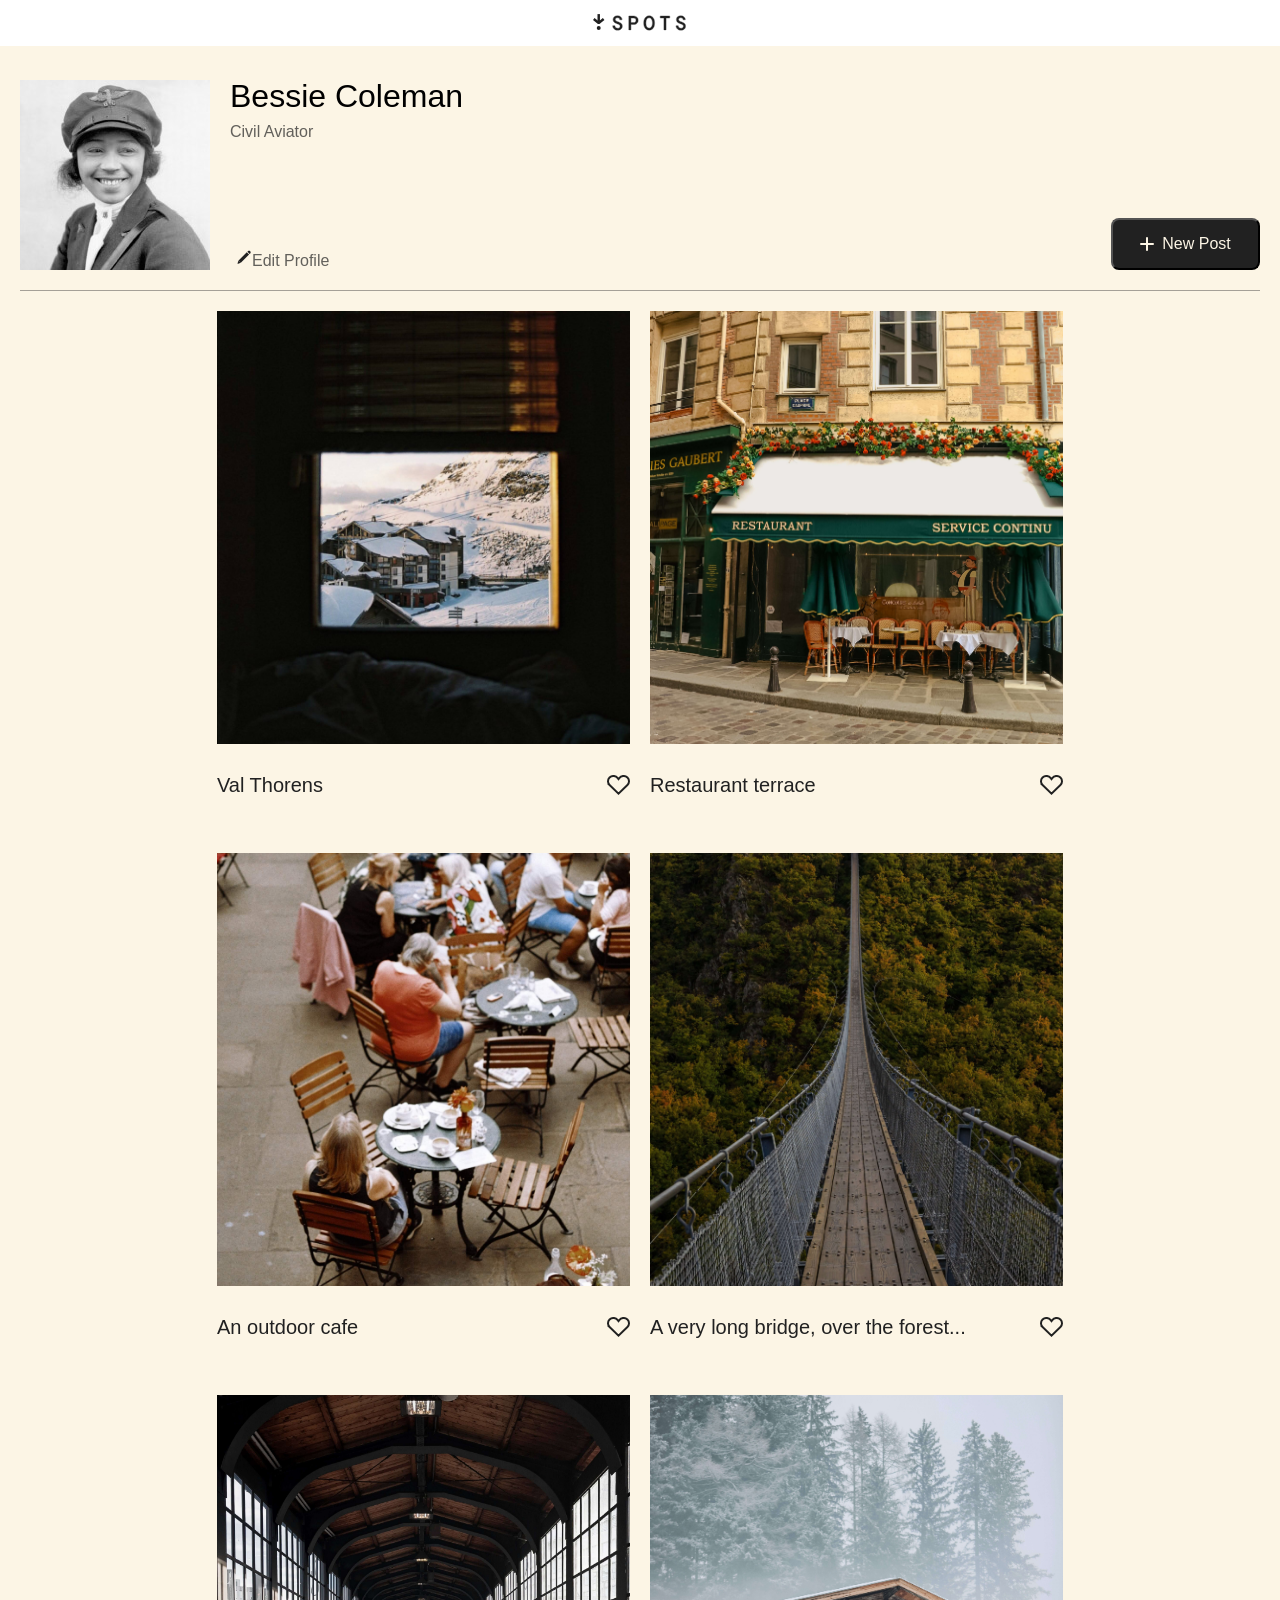
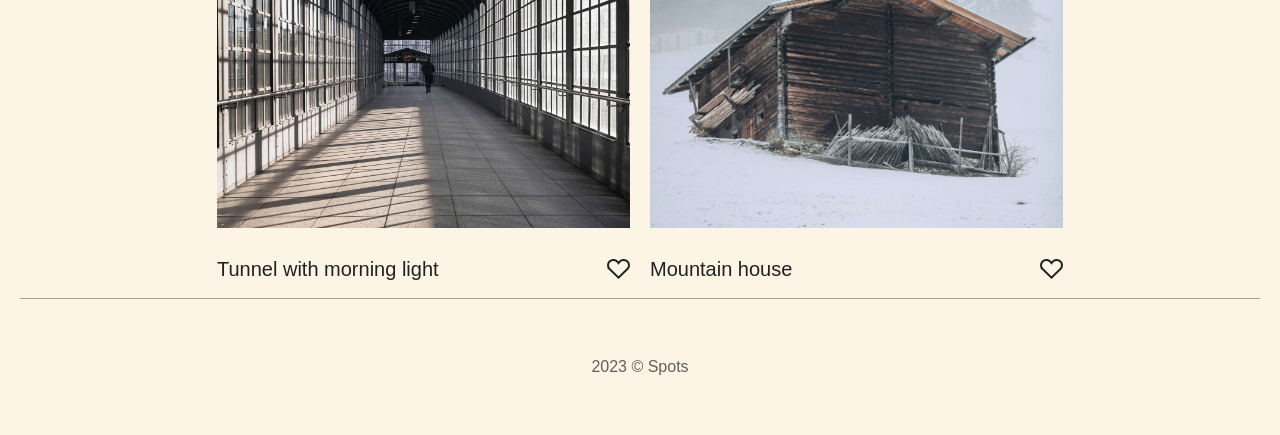
<file: index.html>
<!DOCTYPE html>
<html lang="en">
  <head>
    <meta charset="UTF-8" />
    <meta name="viewport" content="width=device-width, initial-scale=1.0" />
    <meta name="description" content="This is my spots project." />
    <meta name="author" content="Jessica Roop" />
    <meta name="keywords" content="HTML, css, spots" />
    <link rel="stylesheet" href="./pages/index.css" />
    <link rel="shortcut icon" href="favicon.ico" type="image/x-icon" />
    <title>Spots</title>
  </head>
  <body>
    <div class="page">
      <header class="header">
        <img src="./images/logo.svg" alt="Spot Logo" class="header__logo" />
      </header>
      <main class="content">
        <section class="profile page__section">
          <img
            src="./images/avatar.jpg"
            alt="Bessie Coleman"
            class="profile__avatar"
          />
          <div class="profile__column">
            <h1 class="profile__name">Bessie Coleman</h1>
            <p class="profile__description">Civil Aviator</p>
            <button type="button" class="profile__edit-button">
              <img src="./images/pencil.svg" alt="Pencil icon" />Edit Profile
            </button>
          </div>
          <button type="button" class="profile__add-button">
            <img src="./images/plus.svg" alt="Plus icon" />New Post
          </button>
        </section>
        <section class="cards page__section">
          <ul class="cards__list">
            <li class="card">
              <img
                src="./images/1-photo-by-moritz-feldmann-from-pexels.jpg"
                alt="Val Thorens"
                class="card__image"
              />
              <div class="card__content">
                <h2 class="card__title">Val Thorens</h2>
                <button type="button" class="card__like-button"></button>
              </div>
            </li>
            <li class="card">
              <img
                src="./images/2-photo-by-ceiline-from-pexels.jpg"
                alt="Restaurant terrace"
                class="card__image"
              />
              <div class="card__content">
                <h2 class="card__title">Restaurant terrace</h2>
                <button type="button" class="card__like-button"></button>
              </div>
            </li>
            <li class="card">
              <img
                src="./images/3-photo-by-tubanur-dogan-from-pexels.jpg"
                alt="An outdoor cafe"
                class="card__image"
              />
              <div class="card__content">
                <h2 class="card__title">An outdoor cafe</h2>
                <button type="button" class="card__like-button"></button>
              </div>
            </li>
            <li class="card">
              <img
                src="./images/4-photo-by-maurice-laschet-from-pexels.jpg"
                alt="A very long bridge, over the forest"
                class="card__image"
              />
              <div class="card__content">
                <h2 class="card__title">
                  A very long bridge, over the forest...
                </h2>
                <button type="button" class="card__like-button"></button>
              </div>
            </li>
            <li class="card">
              <img
                src="./images/5-photo-by-van-anh-nguyen-from-pexels.jpg"
                alt="Tunnel with morning light"
                class="card__image"
              />
              <div class="card__content">
                <h2 class="card__title">Tunnel with morning light</h2>
                <button type="button" class="card__like-button"></button>
              </div>
            </li>
            <li class="card">
              <img
                src="./images/6-photo-by-moritz-feldmann-from-pexels.jpg"
                alt="Mountain house"
                class="card__image"
              />
              <div class="card__content">
                <h2 class="card__title">Mountain house</h2>
                <button type="button" class="card__like-button"></button>
              </div>
            </li>
          </ul>
        </section>
      </main>
      <footer class="footer">
        <p class="footer__copyright">2023 &copy; Spots</p>
      </footer>
    </div>
  </body>
</html>
</file>
<file: pages/index.css>
@import url(../vendor/normalize.css);
@import url(../vendor/fonts/Poppins-Regular.ttf);
@import url(../vendor/fonts/Poppins-Medium.ttf);
@import url(../blocks/page.css);
@import url(../blocks/header.css);
@import url(../blocks/content.css);
@import url(../blocks/profile.css);
@import url(../blocks/cards.css);
@import url(../blocks/card.css);
@import url(../blocks/footer.css);
</file>
